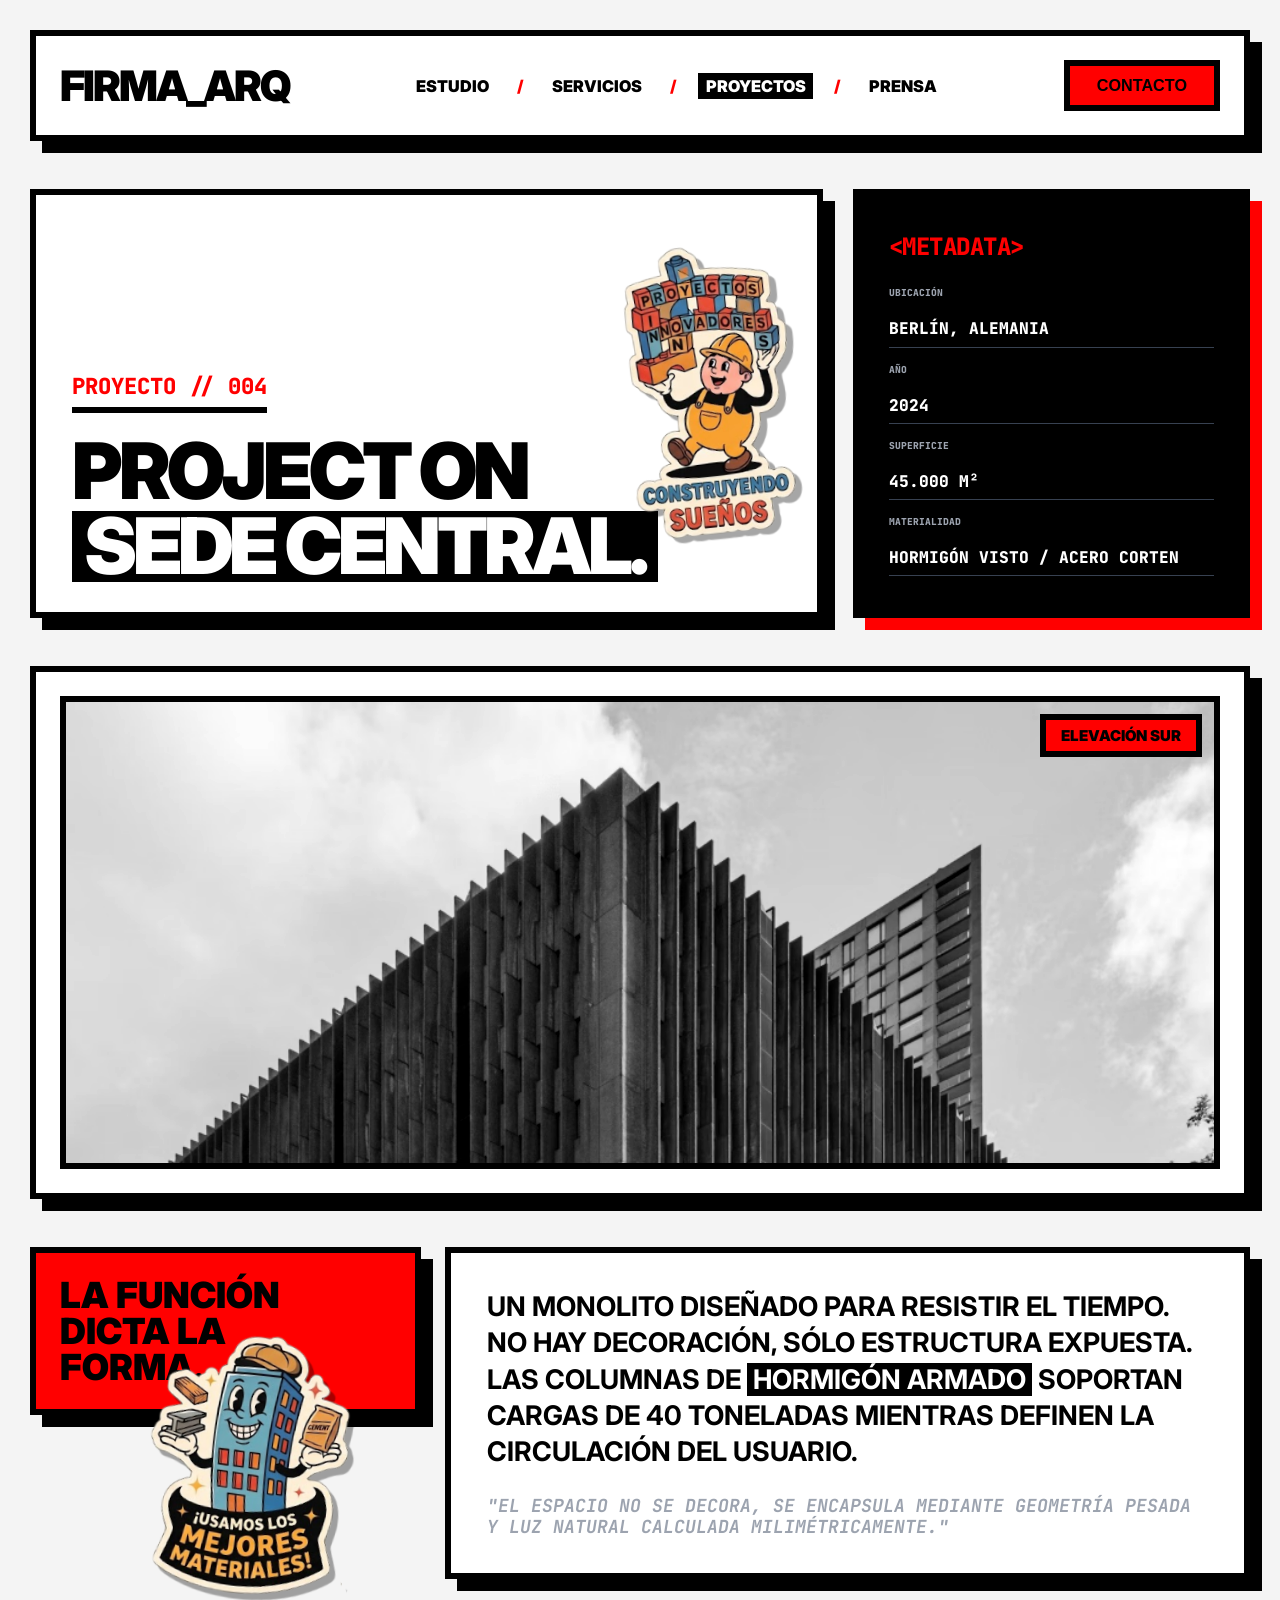
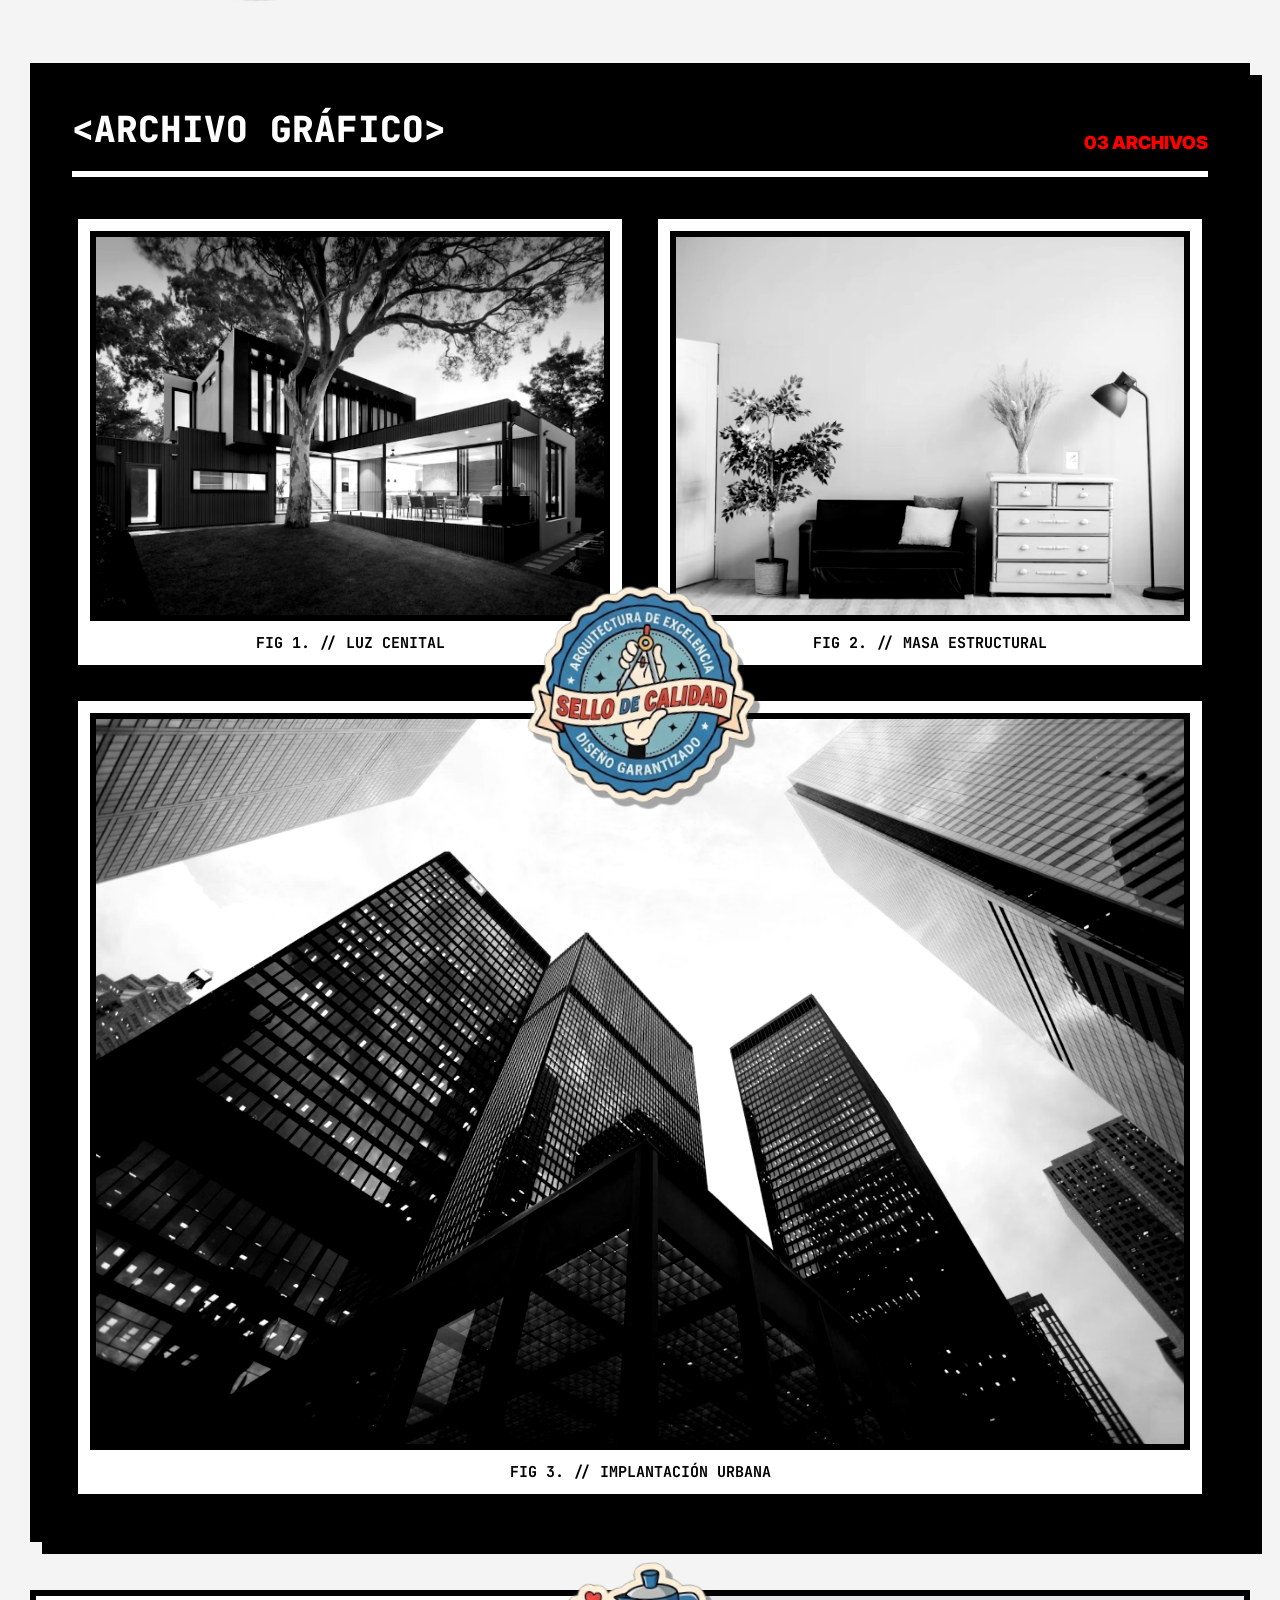
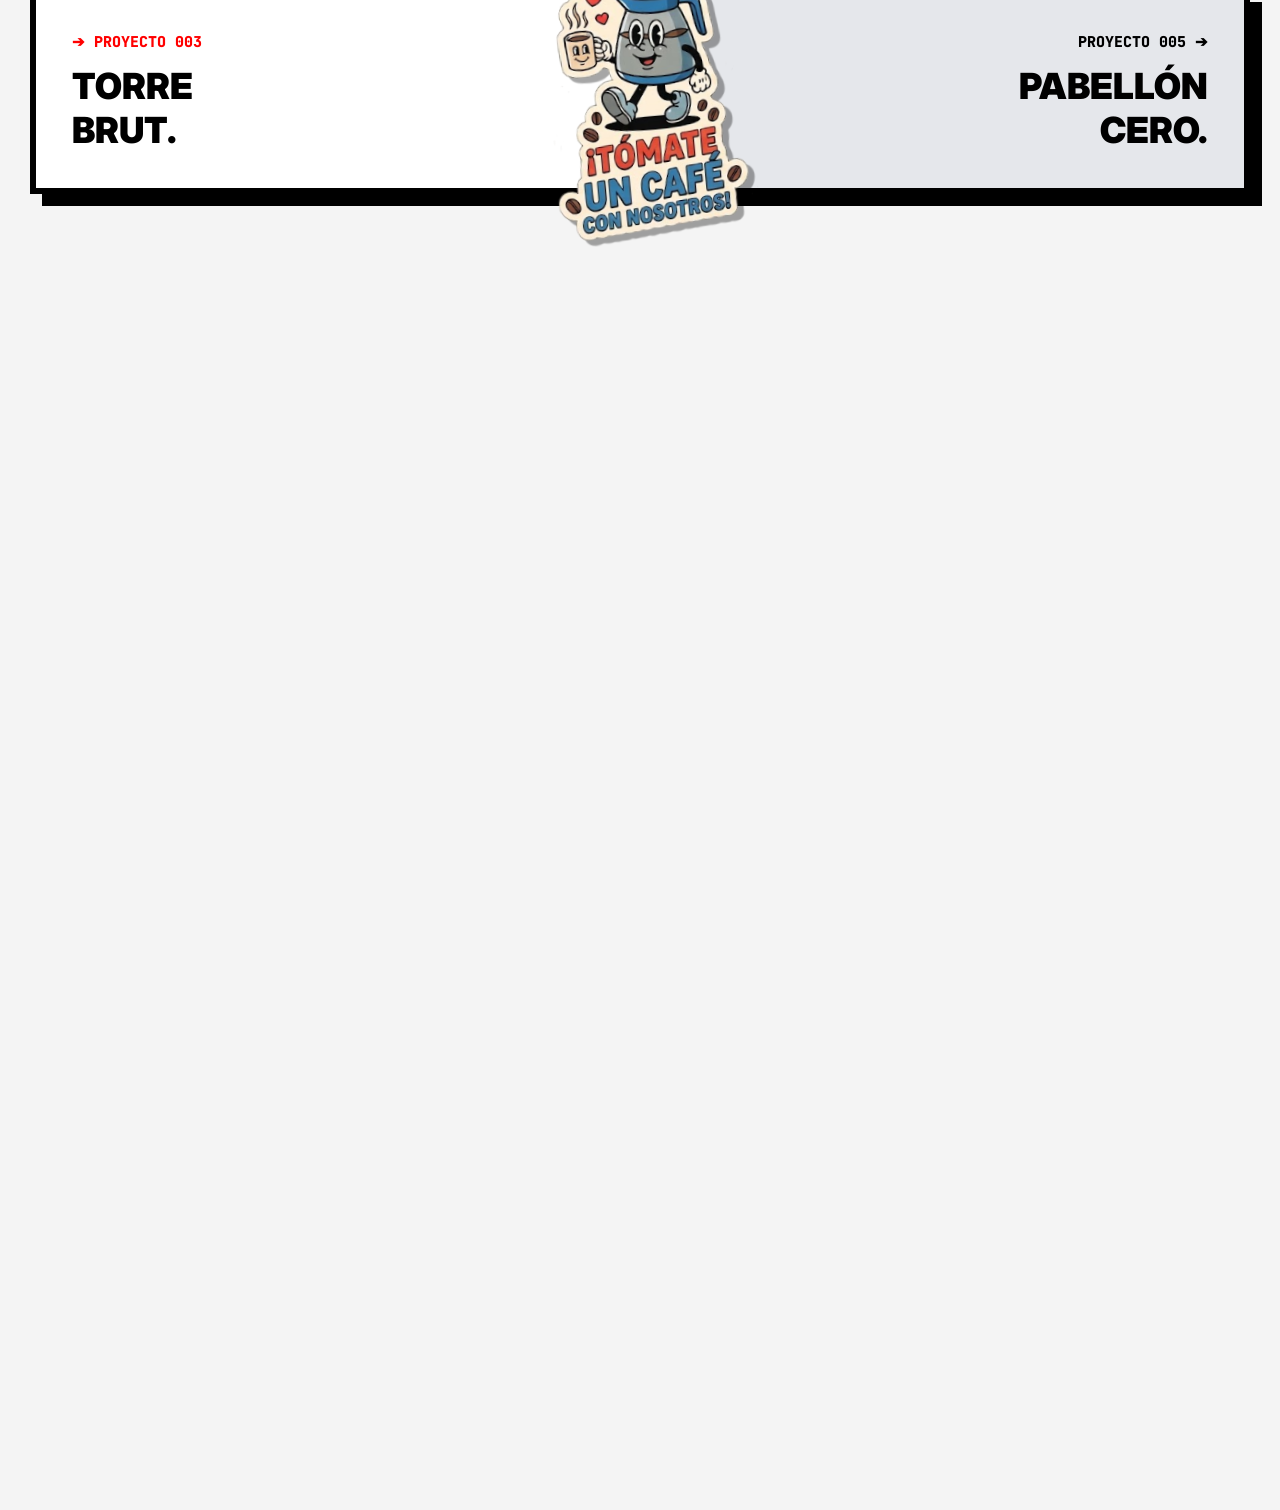
<file: ivansanchez-amandajaneiro-p1/html/proyectoFirma_Arq.html>
<!DOCTYPE html>
<html lang="es">
<head>
    <meta charset="UTF-8">
    <meta name="viewport" content="width=device-width, initial-scale=1.0">
    <title>FIRMA_ARQ // PROJECT ON SEDE CENTRAL</title>
    <link rel="stylesheet" href="../css/proyectoFirma_Arq.css">
    <link rel="icon" type="image/svg+xml" href="../img/favicon.svg">
</head>
<body>

    <!-- CABECERA -->
    <header class="cabecera" id="arriba">
        <h1 class="marca">
            <a href="../html/index.html">FIRMA_ARQ</a>
        </h1>
        
        <nav class="menu" aria-label="Menú principal">
            <a href="#">ESTUDIO</a>
            <span class="menu-separador" aria-hidden="true">/</span>
            <a href="#">SERVICIOS</a>
            <span class="menu-separador" aria-hidden="true">/</span>
            <a href="#" class="activo">PROYECTOS</a>
            <span class="menu-separador" aria-hidden="true">/</span>
            <a href="#">PRENSA</a>
        </nav>
        
        <button class="boton-contacto">
            CONTACTO
        </button>
    </header>

    <main class="contenido">
        
        <!-- PROYECTO + METADATA -->
        <article class="proyecto-intro">
            <header class="proyecto-portada">
                <span class="proyecto-codigo">PROYECTO // 004</span>
                <h2 class="proyecto-titulo">
                    PROJECT ON<br>
                    <span class="proyecto-subtitulo">SEDE CENTRAL.</span>
                </h2>
            </header>

            <aside class="ficha" aria-label="Ficha técnica del proyecto">
                <h3 class="ficha-titulo">&lt;METADATA&gt;</h3>
                <dl class="ficha-datos">
                    <dt class="ficha-clave">UBICACIÓN</dt>
                    <dd class="ficha-valor">BERLÍN, ALEMANIA</dd>

                    <dt class="ficha-clave">AÑO</dt>
                    <dd class="ficha-valor">2024</dd>

                    <dt class="ficha-clave">SUPERFICIE</dt>
                    <dd class="ficha-valor">45.000 M²</dd>

                    <dt class="ficha-clave">MATERIALIDAD</dt>
                    <dd class="ficha-valor">HORMIGÓN VISTO / ACERO CORTEN</dd>
                </dl>
            </aside>

            <!-- STICKER 1: CONSTRUCTOR -->
            <img src="../img/Constructor.png" alt="Sticker Constructor" class="sticker sticker--constructor">
        </article>

        <!-- FOTOGRAFÍA PANORÁMICA -->
        <section class="panoramica-contenedor">
            <figure class="panoramica">
                <figcaption class="panoramica-etiqueta">
                    ELEVACIÓN SUR
                </figcaption>
                <img src="../img/sede.PNG" alt="Vista exterior Sede Central">
            </figure>
        </section>

        <!-- MANIFIESTO -->
        <section class="manifiesto">
            <header class="manifiesto-destacado">
                <h3 class="manifiesto-lema">LA FUNCIÓN<br>DICTA LA<br>FORMA.</h3>
                <!-- STICKER 2: EDIFICIO -->
                <img src="../img/Edificio.png" alt="Sticker Edificio" class="sticker sticker--edificio">
            </header>
            
            <blockquote class="manifiesto-cuerpo">
                <p class="manifiesto-parrafo">
                    UN MONOLITO DISEÑADO PARA RESISTIR EL TIEMPO. NO HAY DECORACIÓN, SÓLO ESTRUCTURA EXPUESTA. LAS COLUMNAS DE 
                    <strong class="manifiesto-resaltado">HORMIGÓN ARMADO</strong> 
                    SOPORTAN CARGAS DE 40 TONELADAS MIENTRAS DEFINEN LA CIRCULACIÓN DEL USUARIO.
                </p>
                <cite class="manifiesto-cita">
                    "EL ESPACIO NO SE DECORA, SE ENCAPSULA MEDIANTE GEOMETRÍA PESADA Y LUZ NATURAL CALCULADA MILIMÉTRICAMENTE."
                </cite>
            </blockquote>
        </section>

        <!-- GALERÍA TÉCNICA -->
        <section class="galeria">
            <header class="galeria-cabecera">
                <h3 class="galeria-titulo">&lt;ARCHIVO GRÁFICO&gt;</h3>
                <span class="galeria-contador">03 ARCHIVOS</span>
            </header>
            
            <section class="galeria-malla">
                <figure class="galeria-figura">
                    <picture class="aspecto-cuadrado">
                        <img src="../img/fig1.PNG" alt="Interior Brutalista">
                    </picture>
                    <figcaption class="galeria-pie">FIG 1. // LUZ CENITAL</figcaption>
                </figure>
                <figure class="galeria-figura">
                    <picture class="aspecto-cuadrado">
                        <img src="../img/fig2.PNG" alt="Detalle Estructura">
                    </picture>
                    <figcaption class="galeria-pie">FIG 2. // MASA ESTRUCTURAL</figcaption>
                </figure>

                <!-- STICKER 3: SELLO DE CALIDAD -->
                <img src="../img/SelloCalidad.png" alt="Sticker Sello de Calidad" class="sticker sticker--sello">
            </section>
            
            <!-- Foto panorámica inferior -->
            <figure class="galeria-figura">
                <picture class="aspecto-panoramico">
                    <img src="../img/fig3.PNG" alt="Perspectiva Urbana">
                </picture>
                <figcaption class="galeria-pie">FIG 3. // IMPLANTACIÓN URBANA</figcaption>
            </figure>
        </section>

        <!-- NAVEGACIÓN INFERIOR -->
        <nav class="navegacion-proyectos" aria-label="Navegación de proyectos">
            <a href="#" class="enlace-proyecto enlace-anterior">
                <span class="enlace-etiqueta">➔ PROYECTO 003</span>
                <h4 class="enlace-nombre">TORRE<br>BRUT.</h4>
            </a>

            <a href="#" class="enlace-proyecto enlace-siguiente">
                <span class="enlace-etiqueta">PROYECTO 005 ➔</span>
                <h4 class="enlace-nombre">PABELLÓN<br>CERO.</h4>
            </a>

            <!-- STICKER 4: CAFÉ -->
             <a href="#arriba" aria-label="Volver arriba">
                <img src="../img/Cafe.png" alt="Sticker Café" class="sticker sticker--cafe">
             </a>
        </nav>

    </main>

</body>
</html>
</file>
<file: ivansanchez-amandajaneiro-p1/css/proyectoFirma_Arq.css>
@import url('https://fonts.googleapis.com/css2?family=Inter:wght@700;900&family=JetBrains+Mono:wght@800&display=swap');

/* Desplazamiento suave en el sticker de Café */
html {
    scroll-behavior: smooth;
}

:root {
    --negro: #000000;
    --blanco: #FFFFFF;
    --rojo: #FF0000;
    --gris-bg: #f4f4f4;
    --gris-borde: #374151;
    --gris-texto: #9ca3af;
    --borde-brutal: 8px solid var(--negro);
    --sombra-negra: 16px 16px 0px 0px var(--negro);
    --sombra-roja: 16px 16px 0px 0px var(--rojo);
}

* {
    box-sizing: border-box;
    -webkit-font-smoothing: antialiased;
    -moz-osx-font-smoothing: grayscale;
}

body {
    zoom: 0.75; /* Simula la vista de navegador al 75% */
    background-color: var(--gris-bg);
    color: var(--negro);
    font-family: 'Inter', system-ui, -apple-system, sans-serif;
    margin: 0;
    padding: 1rem;
    text-transform: uppercase;
    overflow-x: hidden;
    min-height: 100vh;
    display: flex;
    flex-direction: column;
    gap: 2.5rem;
}

img {
    display: block;
    width: 100%;
    height: 100%;
    object-fit: cover;
    filter: grayscale(100%) contrast(120%);
}

/* <--- ESTILOS GENERALES Y ANIMACIONES DE LOS STICKERS ---> */
img.sticker {
    position: absolute;
    width: auto;
    height: auto;
    border: none !important;
    filter: drop-shadow(8px 8px 0px rgba(0, 0, 0, 0.35)) !important;
    z-index: 30;
    pointer-events: auto;
    cursor: default;
    user-select: none;
    transition: transform 0.25s cubic-bezier(0.34, 1.56, 0.64, 1), filter 0.25s ease;
}

/* PAra qeu el café muestre la mano */
a:has(.sticker--cafe),
img.sticker.sticker--cafe {
    cursor: pointer;
}

img.sticker:hover {
    z-index: 50;
    filter: drop-shadow(14px 14px 0px rgba(0, 0, 0, 0.5)) !important;
}

/* <--- CABECERA PRINCIPAL ---> */
.cabecera {
    width: 100%;
    display: flex;
    flex-direction: column;
    justify-content: space-between;
    align-items: center;
    border: var(--borde-brutal);
    box-shadow: var(--sombra-negra);
    background-color: var(--blanco);
    padding: 1.5rem;
    gap: 1.5rem;
}

.marca {
    font-size: 2.25rem;
    line-height: 1;
    font-weight: 900;
    letter-spacing: -0.05em;
    margin: 0;
}

.marca a {
    text-decoration: none;
    color: inherit;
    transition: color 0.15s ease;
    cursor: pointer;
}

.marca a:hover {
    color: var(--rojo);
}

.menu {
    display: flex;
    flex-wrap: wrap;
    justify-content: center;
    align-items: center;
    gap: 1.25rem;
    font-weight: 900;
    font-size: 1.15rem;
}

.menu a {
    text-decoration: none;
    color: inherit;
    padding: 0.25rem 0.6rem;
    transition: background-color 0.15s ease, color 0.15s ease;
}

.menu a:hover {
    background-color: var(--negro);
    color: var(--blanco);
}

.menu a.activo {
    background-color: var(--negro);
    color: var(--blanco);
}

.menu-separador {
    color: var(--rojo);
    font-weight: 900;
}

.boton-contacto {
    background-color: var(--rojo);
    color: var(--negro);
    border: var(--borde-brutal);
    padding: 0.85rem 2.25rem;
    font-weight: 900;
    font-size: 1.35rem;
    cursor: pointer;
    white-space: nowrap;
    box-shadow: none;
    transform: translate(0, 0);
    transition: transform 0.15s ease, box-shadow 0.15s ease;
}

.boton-contacto:hover {
    transform: translate(-4px, -4px);
    box-shadow: 12px 12px 0px 0px var(--negro);
}

/* <--- CONTENEDOR PRINCIPAL ---> */
.contenido {
    width: 100%;
    display: flex;
    flex-direction: column;
    gap: 2.5rem;
    margin-bottom: 9rem;
}

/* <--- SECCIÓN 1: INTRO Y METADATA --->*/
.proyecto-intro {
    position: relative;
    width: 100%;
    display: flex;
    flex-direction: column;
    gap: 2rem;
    align-items: stretch;
}

.proyecto-portada {
    width: 100%;
    border: var(--borde-brutal);
    box-shadow: var(--sombra-negra);
    background-color: var(--blanco);
    padding: 2.5rem 2rem;
    display: flex;
    flex-direction: column;
    justify-content: flex-end;
}

.proyecto-codigo {
    font-family: 'JetBrains Mono', monospace;
    font-size: 1.35rem;
    color: var(--rojo);
    margin-bottom: 2rem;
    font-weight: 900;
    border-bottom: 8px solid var(--negro);
    padding-bottom: 0.5rem;
    display: inline-block;
    width: max-content;
}

.proyecto-titulo {
    font-size: 3.25rem;
    line-height: 0.88;
    font-weight: 900;
    letter-spacing: -0.05em;
    word-break: break-word;
    margin: 0;
}

.proyecto-subtitulo {
    background-color: var(--negro);
    color: var(--blanco);
    padding: 0.1rem 1rem;
    margin-top: 0.5rem;
    display: inline-block;
}

.ficha {
    width: 100%;
    border: var(--borde-brutal);
    box-shadow: var(--sombra-roja);
    background-color: var(--negro);
    color: var(--blanco);
    padding: 2.5rem 2rem;
    display: flex;
    flex-direction: column;
    justify-content: space-between;
    gap: 2rem;
    font-family: 'JetBrains Mono', monospace;
}

.ficha-titulo {
    font-size: 2rem;
    font-weight: 900;
    color: var(--rojo);
    margin: 0;
    letter-spacing: -0.02em;
}

.ficha-datos {
    display: flex;
    flex-direction: column;
    gap: 1.25rem;
    margin: 0;
}

.ficha-clave {
    color: var(--gris-texto);
    display: block;
    font-size: 0.8rem;
    font-weight: 800;
    margin-bottom: 0.25rem;
}

.ficha-valor {
    margin: 0;
    font-size: 1.25rem;
    font-weight: 900;
    border-bottom: 2px solid var(--gris-borde);
    padding-bottom: 0.6rem;
}

/* Sticker Constructor (Escritorio) */
.sticker--constructor {
    width: 315px;
    left: 54%;
    top: 48%;
    translate: -50% -50%;
    transform: rotate(-6deg);
}

.sticker--constructor:hover {
    transform: rotate(-3deg) scale(1.12);
}

/* <--- SECCIÓN 2: PANORÁMICA PRINCIPAL ---> */
.panoramica-contenedor {
    width: 100%;
    border: var(--borde-brutal);
    box-shadow: var(--sombra-negra);
    background-color: var(--blanco);
    padding: 1.25rem;
}

.panoramica {
    width: 100%;
    height: 50vh;
    min-height: 380px;
    position: relative;
    margin: 0;
    border: var(--borde-brutal);
    background-color: var(--blanco);
}

.panoramica img {
    border: none;
}

.panoramica-etiqueta {
    display: none;
    position: absolute;
    top: 1rem;
    right: 1rem;
    background-color: var(--rojo);
    color: var(--negro);
    border: var(--borde-brutal);
    padding: 0.5rem 1.25rem;
    font-size: 1.25rem;
    font-weight: 900;
    z-index: 10;
}

/* <--- SECCIÓN 3: MANIFIESTO ---> */
.manifiesto {
    width: 100%;
    display: grid;
    grid-template-columns: 1fr;
    gap: 2rem;
    align-items: start;
    margin-bottom: 3rem;
}

.manifiesto-destacado {
    position: relative;
    background-color: var(--rojo);
    border: var(--borde-brutal);
    box-shadow: var(--sombra-negra);
    padding: 2rem;
}

.manifiesto-lema {
    font-size: 2.25rem;
    line-height: 1;
    font-weight: 900;
    margin: 0;
}

/* Sticker Edificio (Escritorio) */
.sticker--edificio {
    width: 245px;
    top: calc(100% - 170px);
    right: 20px;
    transform: rotate(6deg);
}

.sticker--edificio:hover {
    transform: rotate(9deg) scale(1.12);
}

.manifiesto-cuerpo {
    background-color: var(--blanco);
    border: var(--borde-brutal);
    box-shadow: var(--sombra-negra);
    padding: 2rem;
    margin: 0;
    font-size: 1.5rem;
    line-height: 1.35;
    font-weight: 700;
}

.manifiesto-parrafo {
    margin: 0 0 2rem 0;
}

.manifiesto-resaltado {
    background-color: var(--negro);
    color: var(--blanco);
    padding: 0 0.5rem;
}

.manifiesto-cita {
    color: var(--gris-texto);
    font-size: 1.25rem;
    line-height: 1.75rem;
    font-family: 'JetBrains Mono', monospace;
    display: block;
}

/* <--- SECCIÓN 4: GALERÍA TÉCNICA ---> */
.galeria {
    position: relative;
    width: 100%;
    background-color: var(--negro);
    border: var(--borde-brutal);
    box-shadow: var(--sombra-negra);
    padding: 1.5rem;
}

.galeria-cabecera {
    display: flex;
    justify-content: space-between;
    align-items: flex-end;
    border-bottom: 8px solid var(--blanco);
    padding-bottom: 1.5rem;
    margin-bottom: 3rem;
}

.galeria-titulo {
    font-family: 'JetBrains Mono', monospace;
    font-size: 1.875rem;
    font-weight: 900;
    color: var(--blanco);
    margin: 0;
}

.galeria-contador {
    display: none;
    color: var(--rojo);
    font-size: 1.5rem;
    font-weight: 900;
}

.galeria-malla {
    position: relative;
    display: grid;
    grid-template-columns: 1fr;
    gap: 2rem;
    margin-bottom: 2rem;
}

.galeria-figura {
    background-color: var(--blanco);
    padding: 1rem;
    border: var(--borde-brutal);
    margin: 0;
    display: flex;
    flex-direction: column;
}

.aspecto-cuadrado {
    display: block;
    aspect-ratio: 4 / 3;
    width: 100%;
}

.aspecto-cuadrado img {
    border: var(--borde-brutal);
}

.aspecto-panoramico {
    display: block;
    aspect-ratio: 21 / 9;
    width: 100%;
}

.aspecto-panoramico img {
    border: var(--borde-brutal);
}

.galeria-pie {
    font-family: 'JetBrains Mono', monospace;
    color: var(--negro);
    margin-top: 1rem;
    font-size: 1.25rem;
    font-weight: 700;
    text-align: center;
}

/* Sticker Sello (Escritorio) */
.sticker--sello {
    width: 220px;
    left: 50%;
    bottom: -1rem;
    translate: -50% 50%;
    transform: rotate(8deg);
}

.sticker--sello:hover {
    transform: rotate(12deg) scale(1.15);
}

/* <--- SECCIÓN 5: NAVEGACIÓN INFERIOR ---> */
.navegacion-proyectos {
    position: relative;
    width: 100%;
    display: grid;
    grid-template-columns: 1fr;
    border-top: var(--borde-brutal);
    border-left: var(--borde-brutal);
    background-color: var(--blanco);
    box-shadow: var(--sombra-negra);
}

.enlace-proyecto {
    border-right: var(--borde-brutal);
    border-bottom: var(--borde-brutal);
    padding: 2rem;
    text-decoration: none;
    color: inherit;
    display: flex;
    flex-direction: column;
    justify-content: center;
    transition: background-color 0.15s ease, color 0.15s ease;
}

.enlace-anterior:hover {
    background-color: var(--negro);
    color: var(--blanco);
}

.enlace-anterior:hover .enlace-nombre {
    text-decoration: underline;
}

.enlace-siguiente {
    background-color: #e5e7eb;
    align-items: flex-end;
    text-align: right;
}

.enlace-siguiente:hover {
    background-color: var(--rojo);
    color: var(--negro);
}

.enlace-etiqueta {
    font-family: 'JetBrains Mono', monospace;
    font-size: 1.25rem;
    margin-bottom: 1rem;
    font-weight: 900;
}

.enlace-anterior .enlace-etiqueta {
    color: var(--rojo);
}

.enlace-siguiente .enlace-etiqueta {
    color: var(--negro);
}

.enlace-nombre {
    font-size: 1.875rem;
    font-weight: 900;
    margin: 0;
    word-break: break-word;
}

/* Sticker Café (Escritorio) */
.sticker--cafe {
    width: 235px;
    left: 50%;
    bottom: -115px;
    translate: -50% 0;
    transform: rotate(-5deg);
}

.sticker--cafe:hover {
    transform: rotate(-2deg) scale(1.15);
}

/* <--- RESPONSIVE DE CONTENIDO (TABLETS Y ESCRITORIO) ---> */
@media (min-width: 768px) {
    body { padding: 1.5rem; }
    .cabecera { padding: 2rem; }
    .marca { font-size: 3rem; }
    .menu { gap: 1.75rem; font-size: 1.35rem; }
    .boton-contacto { font-size: 1.35rem; }
    .proyecto-codigo { font-size: 1.5rem; }
    .proyecto-titulo { font-size: 4.5rem; }
    .panoramica-contenedor { padding: 1.5rem; }
    .panoramica { height: 70vh; }
    .panoramica-etiqueta { display: block; }
    .manifiesto-lema { font-size: 3rem; }
    .manifiesto-cuerpo { font-size: 1.875rem; }
    .manifiesto-cita { font-size: 1.5rem; }
    .galeria-cabecera .galeria-titulo { font-size: 3rem; }
    .galeria-contador { display: block; }
    .navegacion-proyectos { grid-template-columns: repeat(2, minmax(0, 1fr)); }
    .enlace-nombre { font-size: 2.25rem; }
}

@media (min-width: 1024px) {
    body { padding: 2.5rem; gap: 4rem; }
    .contenido { gap: 4rem; }
    .marca { font-size: 3.5rem; }
    .proyecto-intro { flex-direction: row; gap: 2.5rem; }
    .proyecto-portada { width: 66.666667%; padding: 4rem 3rem 2.5rem 3rem; }
    .proyecto-codigo { font-size: 1.85rem; }
    .proyecto-titulo { font-size: 6.5rem; }
    .ficha { width: 33.333333%; padding: 3rem 2.5rem; }
    .ficha-valor { font-size: 1.35rem; }
    .panoramica-contenedor { padding: 2rem; }
    .manifiesto { grid-template-columns: repeat(12, minmax(0, 1fr)); }
    .manifiesto-destacado { grid-column: span 4 / span 4; }
    .manifiesto-cuerpo { grid-column: span 8 / span 8; padding: 3rem; font-size: 2.25rem; }
    .galeria { padding: 3rem; }
    .galeria-malla { grid-template-columns: repeat(2, minmax(0, 1fr)); }
    .enlace-proyecto { padding: 3rem; }
    .enlace-nombre { font-size: 3rem; }
}

/* <--- RESPONSIVE STICKERS: TABLETS (hasta 1280px) ---> */
@media (min-width: 1280px) {
    .cabecera { flex-direction: row; }
}

    /* <--- RESPONSIVE STICKERS: TABLETS (hasta 1100px) ---> */
@media (max-width: 1100px) {

    /* 1. Constructor */
    img.sticker.sticker--constructor {
        width: 350px;
        left: 59%;
        top: 30%;
        right: auto;
        bottom: auto;
        translate: -50% -50%;
        transform: rotate(-5deg);
    }


    /* 2. Edificio */
    img.sticker.sticker--edificio {
        width: 350px;
        top: calc(100% - 90px);
        bottom: auto;
        left: 40%;
        right: 5px;
        transform: rotate(6deg);
    }

    /* 3. Sello */
    img.sticker.sticker--sello {
        width: 280px;
        top: -110px;
        bottom: auto;
        left: auto;
        right: 15px;
        translate: none;
        transform: rotate(8deg);
    }

    /* 4. Café */
    img.sticker.sticker--cafe {
        width: 450px;
        left: 30%;
        right: auto;
        bottom: -120px;
        translate: none;
        transform: rotate(-5deg);
    }
}


/* <--- RESPONSIVE STICKERS: IPAD MINI Y TABLETS PEQUEÑAS (hasta 820px) ---> */
@media (max-width: 820px) {

    /* 1. Constructor  */
    img.sticker.sticker--constructor {
        width: 350px;
        left: 80%;
        top: 32%;
        right: auto;
        bottom: auto;
        translate: -50% -50%;
        transform: rotate(-5deg);
    }

    /* 2. Edificio */
    img.sticker.sticker--edificio {
        width: 350px;
        top: calc(100% - 350px);
        bottom: auto;
        left: auto;
        right: 10px;
        transform: rotate(6deg);
    }

    /* 3. Sello */
    img.sticker.sticker--sello {
        width: 280px;
        top: -140px;
        bottom: auto;
        left: auto;
        right: 15px;
        translate: none;
        transform: rotate(8deg);
    }

    /* 4. Café */
    img.sticker.sticker--cafe {
        width: 380px;
        left: 50%;
        right: auto;
        bottom: -90px;
        translate: -50% 0;
        transform: rotate(-5deg);
    }

}

/* <--- RESPONSIVE STICKERS: MÓVILES (IPHONE / hasta 640px) ---> */
@media (max-width: 640px) {
    /* 1. Constructor */
    img.sticker.sticker--constructor {
        width: 235px;
        left: auto;
        right: 5px;
        top: auto;
        bottom: 160px;
        translate: none;
        transform: rotate(-4deg);
    }

    /* 2. Edificio */
    img.sticker.sticker--edificio {
        width: 215px;
        top: -85px;
        bottom: auto;
        left: auto;
        right: 5px;
        transform: rotate(6deg);
    }

    /* 3. Sello */
    img.sticker.sticker--sello {
        width: 200px;
        top: -125px;
        bottom: auto;
        left: auto;
        right: 5px;
        translate: none;
        transform: rotate(8deg);
    }

    /* 4. Café */
    img.sticker.sticker--cafe {
        width: 215px;
        left: 45px;
        right: auto;
        bottom: -35px;
        translate: none;
        transform: rotate(-5deg);
    }

    .contenido {
        margin-bottom: 9rem;
    }
}
</file>
